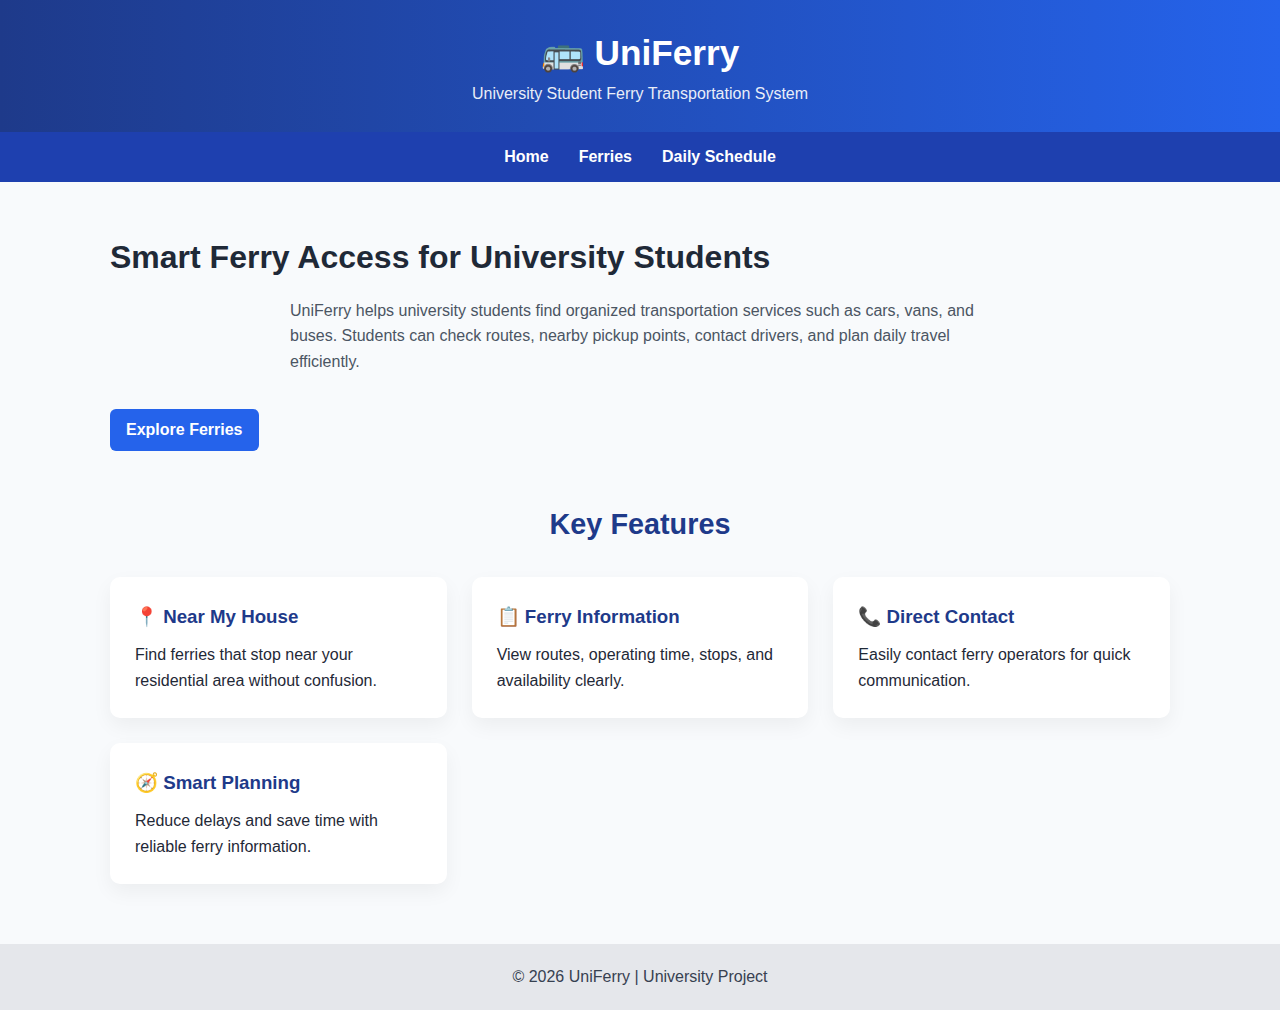
<file: Uniferry/index.html>
<!DOCTYPE html>
<html lang="en">
<head>
    <meta charset="UTF-8">
    <title>UniFerry | University Ferry System</title>
    <link rel="stylesheet" href="css/style.css">
</head>
<body>

<header>
    <h1>🚌 UniFerry</h1>
    <p>University Student Ferry Transportation System</p>
</header>

<nav>
    <a href="index.html">Home</a>
    <a href="ferries.html">Ferries</a>
     <a href="schedule.html">Daily Schedule</a>
</nav>

<section class="section">
    <div class="hero">
        <h2>Smart Ferry Access for University Students</h2>
        <p>
    UniFerry helps university students find organized
    transportation services such as cars, vans, and buses.
    Students can check routes, nearby pickup points,
    contact drivers, and plan daily travel efficiently.
</p>

        <a href="ferries.html" class="btn">Explore Ferries</a>
    </div>
</section>

<section class="section">
    <div class="section-title">
        <h2>Key Features</h2>
    </div>

    <div class="features">
        <div class="feature-card">
            <h3>📍 Near My House</h3>
            <p>
                Find ferries that stop near your residential area
                without confusion.
            </p>
        </div>

        <div class="feature-card">
            <h3>📋 Ferry Information</h3>
            <p>
                View routes, operating time, stops,
                and availability clearly.
            </p>
        </div>

        <div class="feature-card">
            <h3>📞 Direct Contact</h3>
            <p>
                Easily contact ferry operators
                for quick communication.
            </p>
        </div>

        <div class="feature-card">
            <h3>🧭 Smart Planning</h3>
            <p>
                Reduce delays and save time
                with reliable ferry information.
            </p>
        </div>
    </div>
</section>

<footer>
    <p>© 2026 UniFerry | University Project</p>
</footer>

</body>
</html>
</file>
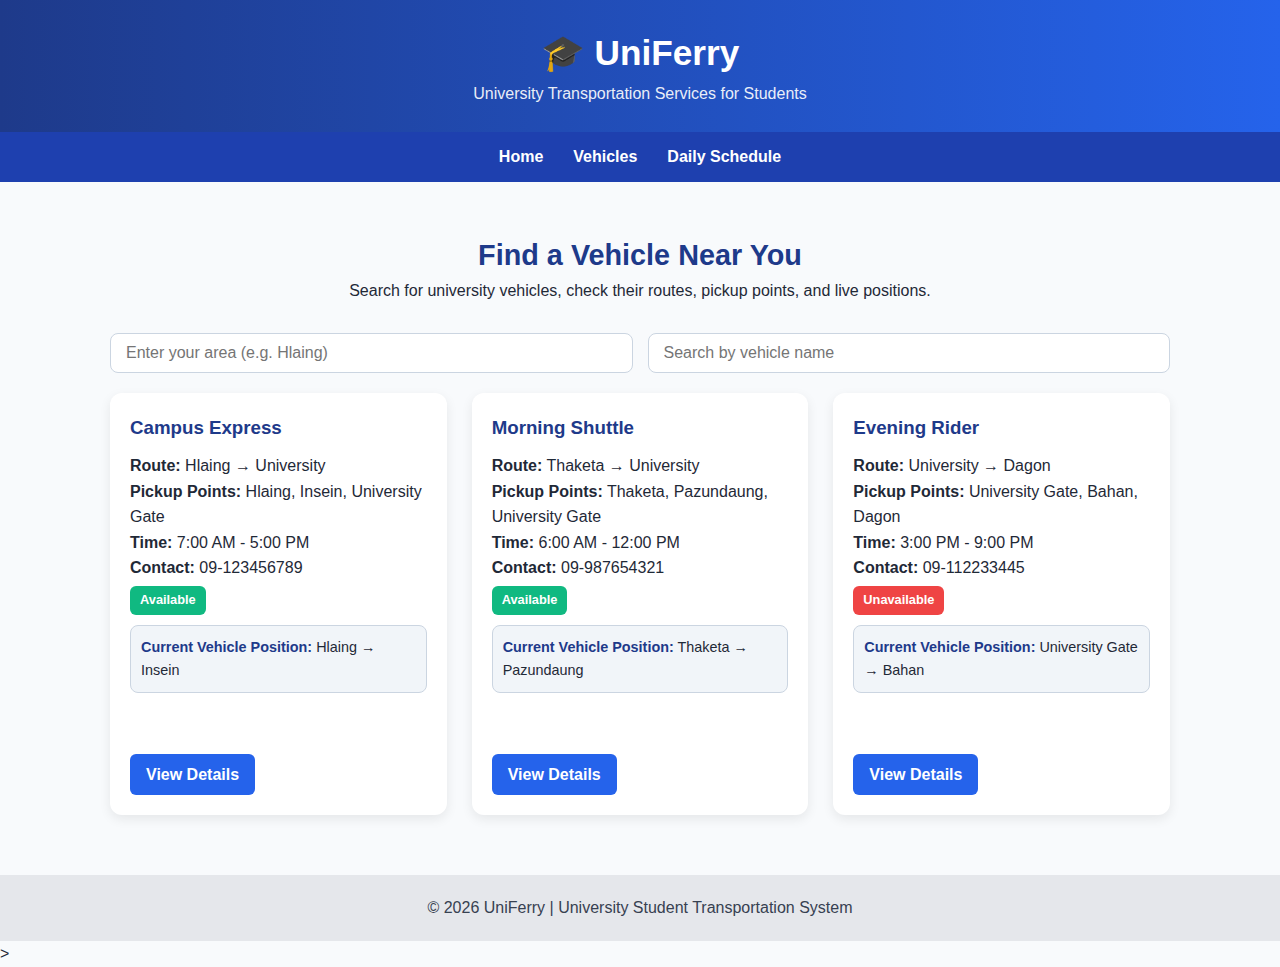
<file: Uniferry/ferries.html>
<!DOCTYPE html>
<html lang="en">
<head>
    <meta charset="UTF-8">
    <title>UniFerry | University Vehicle Services</title>
    <link rel="stylesheet" href="css/style.css">
</head>
<body>


<header>
    <h1>🎓 UniFerry</h1>
    <p>University Transportation Services for Students</p>
</header>

<nav>
    <a href="index.html">Home</a>
    <a href="ferries.html" class="active">Vehicles</a>
    <a href="schedule.html">Daily Schedule</a>
</nav>


<section class="section">
    <div class="section-title">
        <h2>Find a Vehicle Near You</h2>
        <p>Search for university vehicles, check their routes, pickup points, and live positions.</p>
    </div>

    
    <div class="search-box">
        <input type="text" id="areaInput" placeholder="Enter your area (e.g. Hlaing)">
        <input type="text" id="searchBox" placeholder="Search by vehicle name">
    </div>

 
    <div id="ferryList" class="ferry-grid"></div>
</section>

<footer>
    <p>© 2026 UniFerry | University Student Transportation System</p>
</footer>
>
<script src="js/data.js"></script>
<script src="js/app.js"></script>
</body>
</html>
</file>
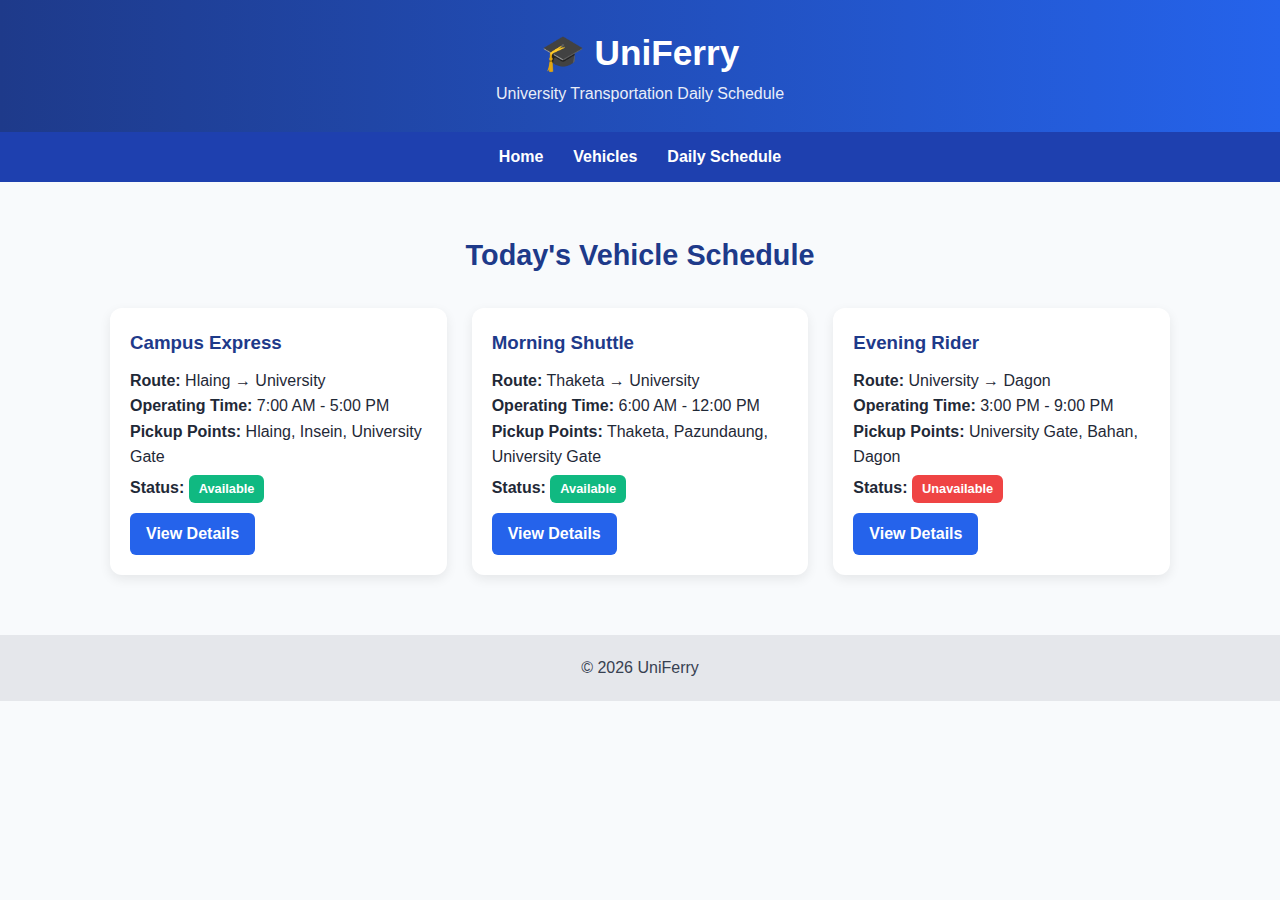
<file: Uniferry/schedule.html>
<!DOCTYPE html>
<html lang="en">
<head>
    <meta charset="UTF-8">
    <title>UniFerry | Daily Schedule</title>
    <link rel="stylesheet" href="css/style.css">
</head>
<body>

<header>
    <h1>🎓 UniFerry</h1>
    <p>University Transportation Daily Schedule</p>
</header>

<nav>
    <a href="index.html">Home</a>
    <a href="ferries.html">Vehicles</a>
    <a href="schedule.html">Daily Schedule</a>
</nav>

<section class="section">
    <div class="section-title">
        <h2>Today's Vehicle Schedule</h2>
    </div>

    <div id="scheduleList" class="ferry-grid">
        <!-- Vehicle schedules will load here -->
    </div>
</section>

<footer>
    <p>© 2026 UniFerry</p>
</footer>

<script src="js/data.js"></script>
<script src="js/schedule.js"></script>
</body>
</html>
</file>
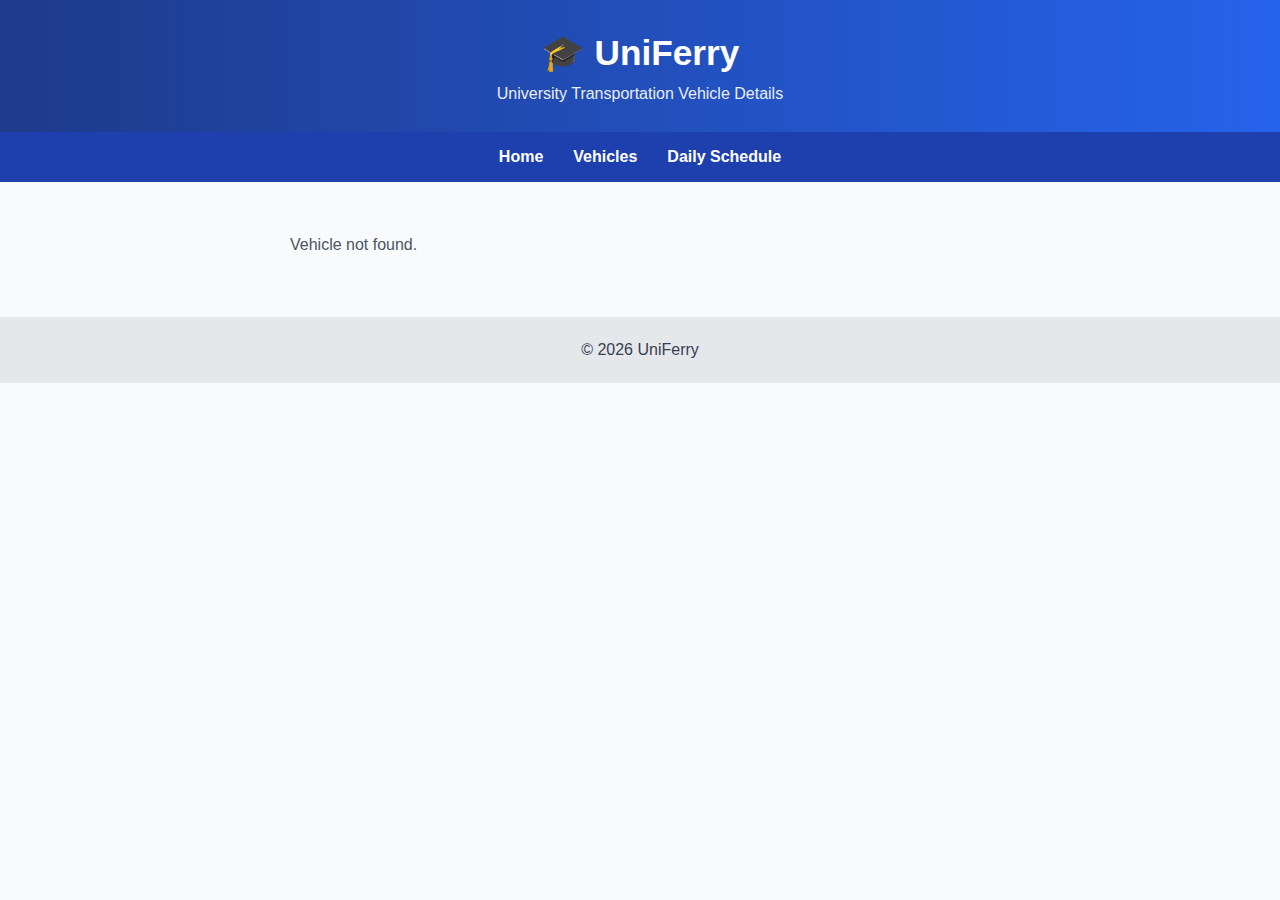
<file: Uniferry/vehicle.html>
<!DOCTYPE html>
<html lang="en">
<head>
    <meta charset="UTF-8">
    <title>UniFerry | Vehicle Details</title>
    <link rel="stylesheet" href="css/style.css">
</head>
<body>

<header>
    <h1>🎓 UniFerry</h1>
    <p>University Transportation Vehicle Details</p>
</header>

<nav>
    <a href="index.html">Home</a>
    <a href="ferries.html">Vehicles</a>
     <a href="schedule.html">Daily Schedule</a>
</nav>

<section class="section">
    <div id="vehicleDetail" class="hero">
        <!-- Vehicle details will load here -->
    </div>
</section>

<footer>
    <p>© 2026 UniFerry</p>
</footer>

<script src="js/data.js"></script>
<script src="js/vehicle.js"></script>
</body>
</html>
</file>
<file: Uniferry/css/style.css>
* {
    margin: 0;
    padding: 0;
    box-sizing: border-box;
    font-family: "Segoe UI", Arial, sans-serif;
}

body {
    background: #f8fafc;
    color: #1f2937;
    line-height: 1.6;
}


header {
    background: linear-gradient(90deg, #1e3a8a, #2563eb);
    color: white;
    padding: 25px;
    text-align: center;
}

header h1 {
    font-size: 2.2rem;
}

header p {
    opacity: 0.9;
}


nav {
    background: #1e40af;
    display: flex;
    justify-content: center;
    gap: 30px;
    padding: 12px;
}

nav a {
    color: white;
    text-decoration: none;
    font-weight: 600;
}

nav a:hover {
    text-decoration: underline;
}


.section {
    max-width: 1100px;
    margin: 50px auto;
    padding: 0 20px;
}

.section-title {
    text-align: center;
    margin-bottom: 30px;
}

.section-title h2 {
    font-size: 1.8rem;
    color: #1e3a8a;
}
*/
.hero {
    background: white;
    border-radius: 10px;
    padding: 50px;
    text-align: center;
    box-shadow: 0 10px 25px rgba(0,0,0,0.05);
}

.hero h2 {
    font-size: 2rem;
    margin-bottom: 15px;
}

.hero p {
    max-width: 700px;
    margin: auto;
    margin-bottom: 25px;
    color: #4b5563;
}

.btn {
    display: inline-block;
    background: #2563eb;
    color: white;
    padding: 12px 25px;
    border-radius: 6px;
    text-decoration: none;
    font-weight: bold;
}

.btn:hover {
    background: #1e40af;
}


.features {
    display: grid;
    grid-template-columns: repeat(auto-fit, minmax(250px, 1fr));
    gap: 25px;
}

.feature-card {
    background: white;
    padding: 25px;
    border-radius: 10px;
    box-shadow: 0 8px 20px rgba(0,0,0,0.05);
}

.feature-card h3 {
    color: #1e3a8a;
    margin-bottom: 10px;
}


.search-box {
    display: flex;
    gap: 10px;
    justify-content: center;
    margin-bottom: 30px;
}

.search-box input {
    padding: 12px;
    width: 250px;
    border-radius: 6px;
    border: 1px solid #cbd5e1;
}


.ferry-grid {
    display: grid;
    grid-template-columns: repeat(auto-fit, minmax(300px, 1fr));
    gap: 25px;
}

.ferry-card {
    background: white;
    padding: 20px;
    border-radius: 10px;
    box-shadow: 0 8px 20px rgba(0,0,0,0.05);
}

.ferry-card h3 {
    color: #1e3a8a;
    margin-bottom: 10px;
}

.badge {
    display: inline-block;
    padding: 4px 10px;
    border-radius: 20px;
    font-size: 0.8rem;
    font-weight: bold;
}

.available {
    background: #dcfce7;
    color: #166534;
}

.unavailable {
    background: #fee2e2;
    color: #991b1b;
}


footer {
    text-align: center;
    padding: 20px;
    background: #e5e7eb;
    margin-top: 60px;
    color: #374151;
}
.tracking-box {
    margin-top: 15px;
    padding: 12px;
    background: #eff6ff;
    border-left: 4px solid #2563eb;
    border-radius: 6px;
    font-size: 0.9rem;
}

.tracking-label {
    font-weight: bold;
    color: #1e3a8a;
}
.tracking-info {
    margin-top: 8px;
    color: #374151;
}

.ferry-grid {
    display: grid;
    grid-template-columns: repeat(auto-fit, minmax(300px, 1fr));
    gap: 25px;
    margin-top: 20px;
}

.ferry-card {
    background: white;
    border-radius: 12px;
    box-shadow: 0 4px 12px rgba(0,0,0,0.08);
    padding: 20px;
    transition: transform 0.2s;
}

.ferry-card:hover {
    transform: translateY(-5px);
}


.badge {
    display: inline-block;
    padding: 4px 10px;
    border-radius: 6px;
    font-weight: 600;
    margin-top: 5px;
}

.available {
    background-color: #10b981;
    color: white;
}

.unavailable {
    background-color: #ef4444;
    color: white;
}


.tracking-box {
    margin-top: 10px;
    padding: 10px;
    border: 1px solid #cbd5e1;
    border-radius: 8px;
    background-color: #f1f5f9;
}


.highlight {
    background-color: #fde68a;
    font-weight: bold;
    padding: 2px 6px;
    border-radius: 3px;
}


.btn {
    display: inline-block;
    text-decoration: none;
    background-color: #2563eb;
    color: white;
    padding: 8px 16px;
    border-radius: 6px;
    margin-top: 10px;
    font-weight: 600;
    transition: background-color 0.2s;
}

.btn:hover {
    background-color: #1d4ed8;
}


.search-box {
    display: flex;
    gap: 15px;
    margin-bottom: 20px;
}

.search-box input {
    flex: 1;
    padding: 10px 15px;
    border-radius: 8px;
    border: 1px solid #cbd5e1;
    font-size: 1rem;
}
</file>
